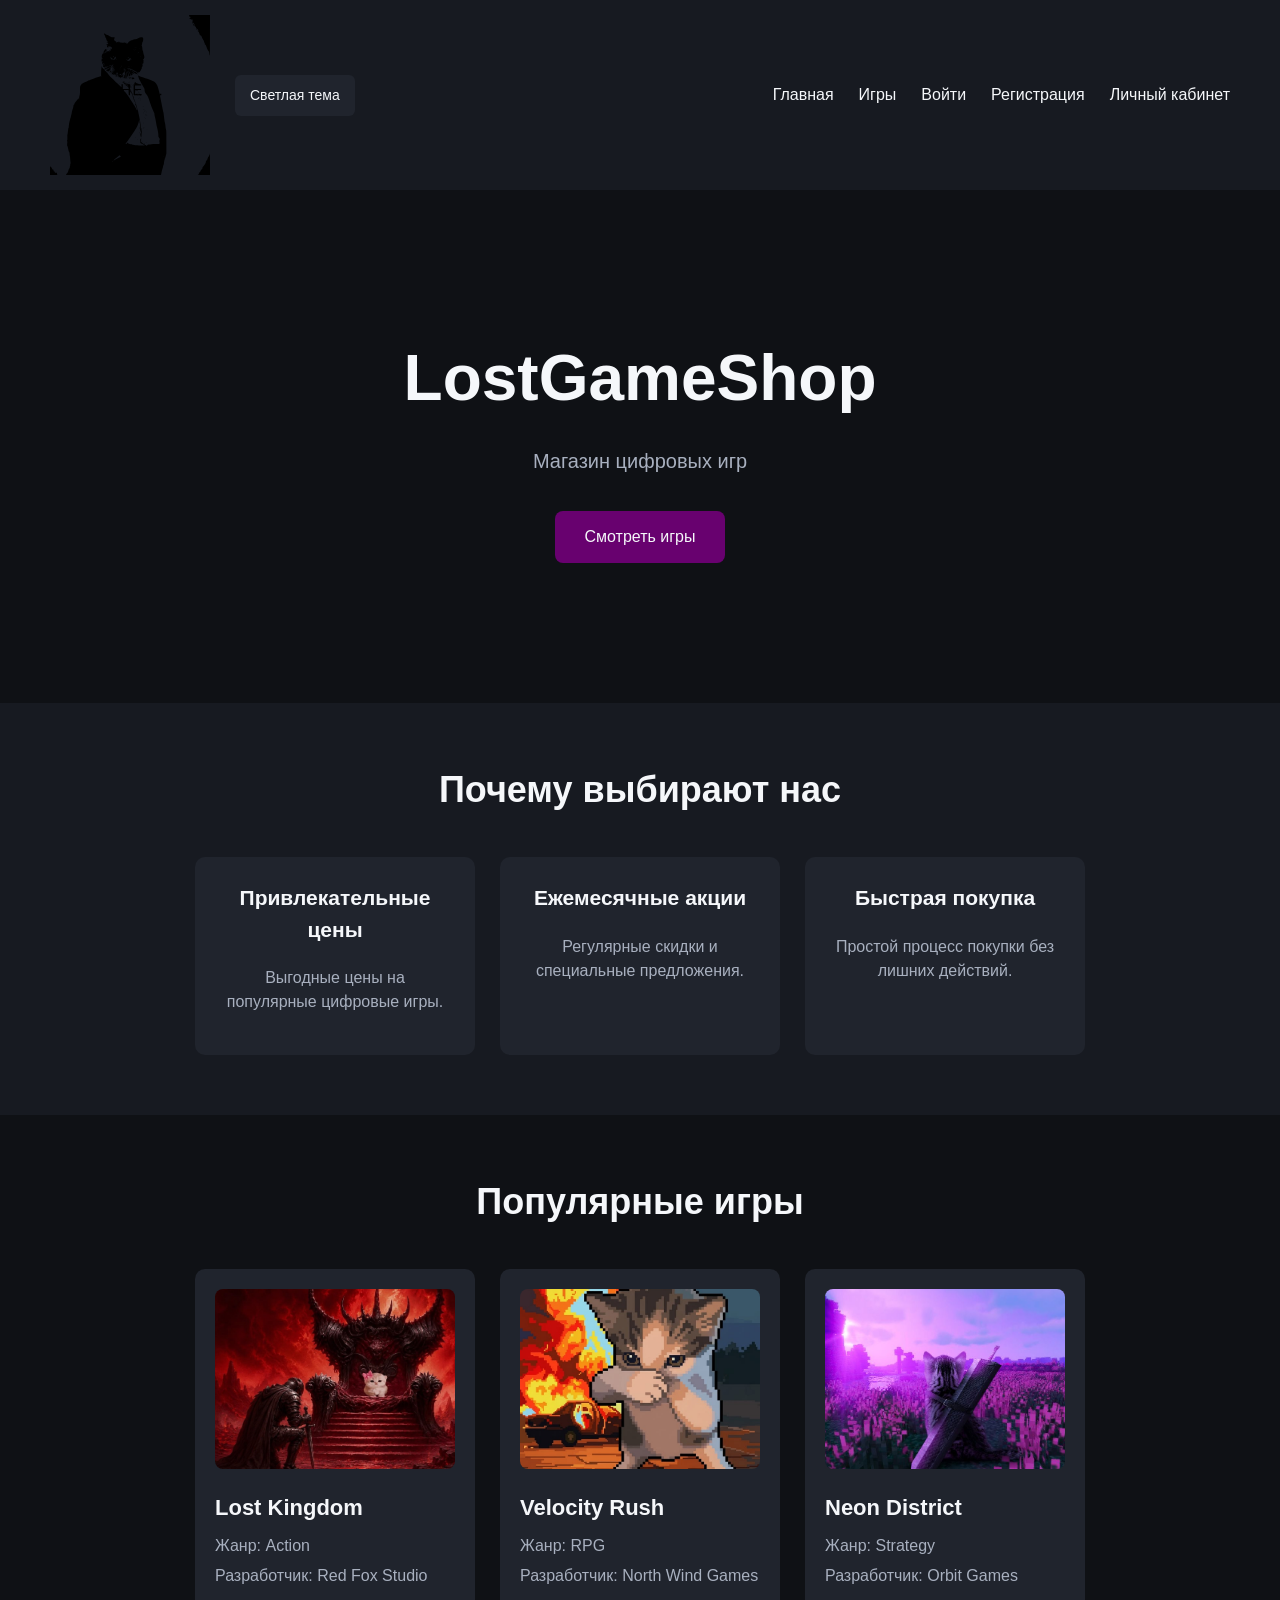
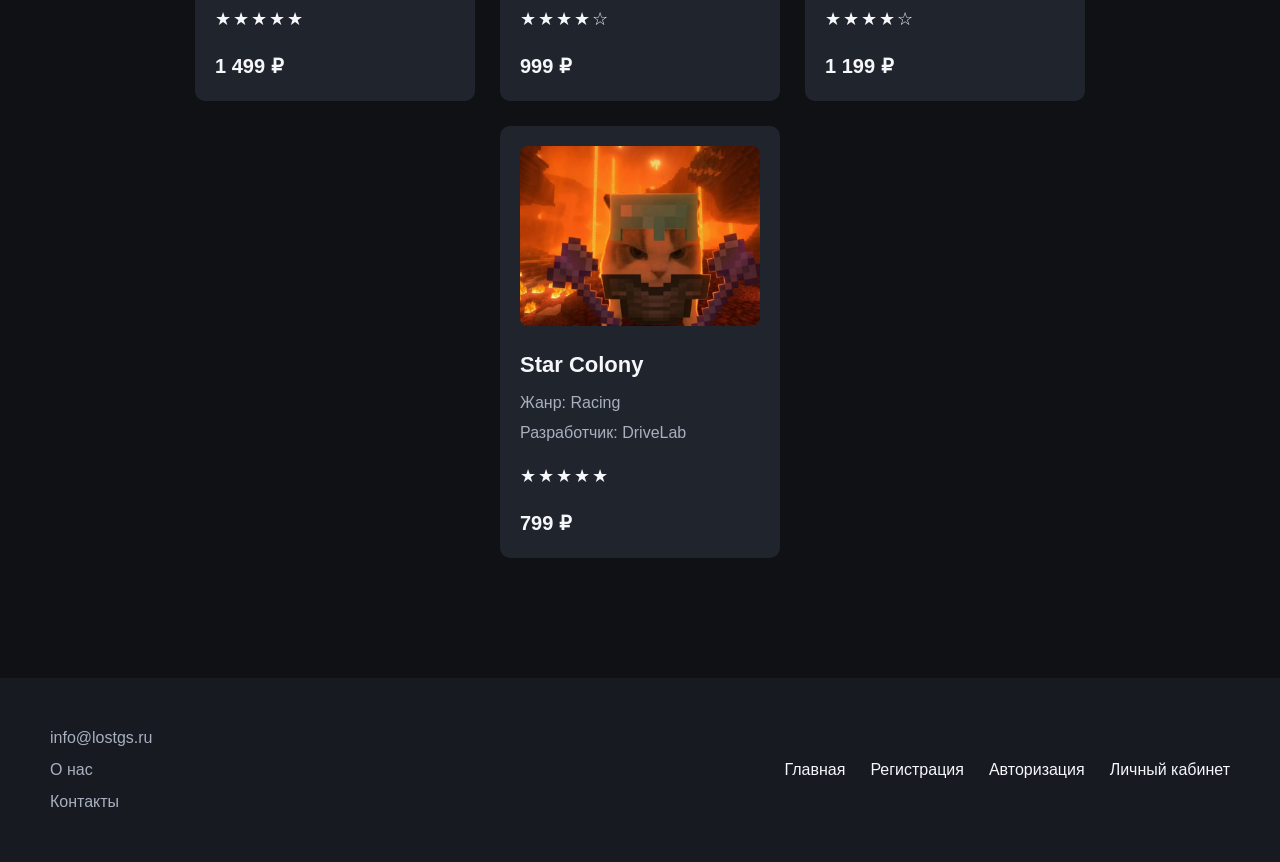
<file: index.html>
<!DOCTYPE html>
<html lang="ru">

<head>
    <meta charset="UTF-8">
    <meta name="viewport" content="width=device-width, initial-scale=1.0">
    <title>LostGameShop</title>
    <link rel="stylesheet" href="style.css">
</head>

<body>

    <!-- Шапка сайта -->
    <header class="header">

        <img class="header__logo" src="img/logo.svg" alt="LostGameShop">

        <a class="header__theme-link" href="index_light.html">
            Светлая тема
        </a>

        <nav class="header__nav">
            <a class="header__link" href="index.html">Главная</a>
            <a class="header__link" href="#games">Игры</a>
            <a class="header__link" href="login.html">Войти</a>
            <a class="header__link" href="register.html">Регистрация</a>
            <a class="header__link" href="profile.html">Личный кабинет</a>
        </nav>

    </header>

    <main>

        <!-- Главный блок -->
        <section class="hero">

            <h1 class="hero__title">LostGameShop</h1>

            <p class="hero__text">
                Магазин цифровых игр
            </p>

            <a class="hero__button" href="#games">
                Смотреть игры
            </a>

        </section>

        <!-- Преимущества магазина -->
        <section class="advantages">

            <h2 class="advantages__title">
                Почему выбирают нас
            </h2>

            <div class="advantages__list">

                <div class="advantages__item">
                    <h3 class="advantages__item-title">
                        Привлекательные цены
                    </h3>

                    <p class="advantages__item-text">
                        Выгодные цены на популярные цифровые игры.
                    </p>
                </div>

                <div class="advantages__item">
                    <h3 class="advantages__item-title">
                        Ежемесячные акции
                    </h3>

                    <p class="advantages__item-text">
                        Регулярные скидки и специальные предложения.
                    </p>
                </div>

                <div class="advantages__item">
                    <h3 class="advantages__item-title">
                        Быстрая покупка
                    </h3>

                    <p class="advantages__item-text">
                        Простой процесс покупки без лишних действий.
                    </p>
                </div>

            </div>

        </section>

        <!-- Популярные игры -->
        <section class="games" id="games">

            <h2 class="games__title">
                Популярные игры
            </h2>

            <div class="games__list">

                <!-- Карточка игры -->
                <article class="game-card">

                    <img
                        class="game-card__image"
                        src="img/game_01.jpg"
                        alt="Lost Kingdom"
                    >

                    <h3 class="game-card__title">
                        Lost Kingdom
                    </h3>

                    <p class="game-card__info">
                        Жанр: Action
                    </p>

                    <p class="game-card__info">
                        Разработчик: Red Fox Studio
                    </p>

                    <p class="game-card__rating" aria-label="Рейтинг 5 из 5">
                        ★★★★★
                    </p>

                    <span class="game-card__price">
                        1 499 ₽
                    </span>

                </article>

                <!-- Карточка игры -->
                <article class="game-card">

                    <img
                        class="game-card__image"
                        src="img/game_02.jpg"
                        alt="Velocity Rush"
                    >

                    <h3 class="game-card__title">
                        Velocity Rush
                    </h3>

                    <p class="game-card__info">
                        Жанр: RPG
                    </p>

                    <p class="game-card__info">
                        Разработчик: North Wind Games
                    </p>

                    <p class="game-card__rating" aria-label="Рейтинг 4 из 5">
                        ★★★★☆
                    </p>

                    <span class="game-card__price">
                        999 ₽
                    </span>

                </article>

                <!-- Карточка игры -->
                <article class="game-card">

                    <img
                        class="game-card__image"
                        src="img/game_03.jpg"
                        alt="Neon District"
                    >

                    <h3 class="game-card__title">
                        Neon District
                    </h3>

                    <p class="game-card__info">
                        Жанр: Strategy
                    </p>

                    <p class="game-card__info">
                        Разработчик: Orbit Games
                    </p>

                    <p class="game-card__rating" aria-label="Рейтинг 4 из 5">
                        ★★★★☆
                    </p>

                    <span class="game-card__price">
                        1 199 ₽
                    </span>

                </article>

                <!-- Карточка игры -->
                <article class="game-card">

                    <img
                        class="game-card__image"
                        src="img/game_04.jpg"
                        alt="Star Colony"
                    >

                    <h3 class="game-card__title">
                        Star Colony
                    </h3>

                    <p class="game-card__info">
                        Жанр: Racing
                    </p>

                    <p class="game-card__info">
                        Разработчик: DriveLab
                    </p>

                    <p class="game-card__rating" aria-label="Рейтинг 5 из 5">
                        ★★★★★
                    </p>

                    <span class="game-card__price">
                        799 ₽
                    </span>

                </article>

            </div>

        </section>

    </main>

    <!-- Подвал сайта -->
    <footer class="footer">

        <div class="footer__info">
            <p>info@lostgs.ru</p>
            <p>О нас</p>
            <p>Контакты</p>
        </div>

        <nav class="footer__nav">
            <a class="footer__link" href="index.html">
                Главная
            </a>

            <a class="footer__link" href="register.html">
                Регистрация
            </a>

            <a class="footer__link" href="login.html">
                Авторизация
            </a>

            <a class="footer__link" href="profile.html">
                Личный кабинет
            </a>
        </nav>

    </footer>

</body>
</html>
</file>
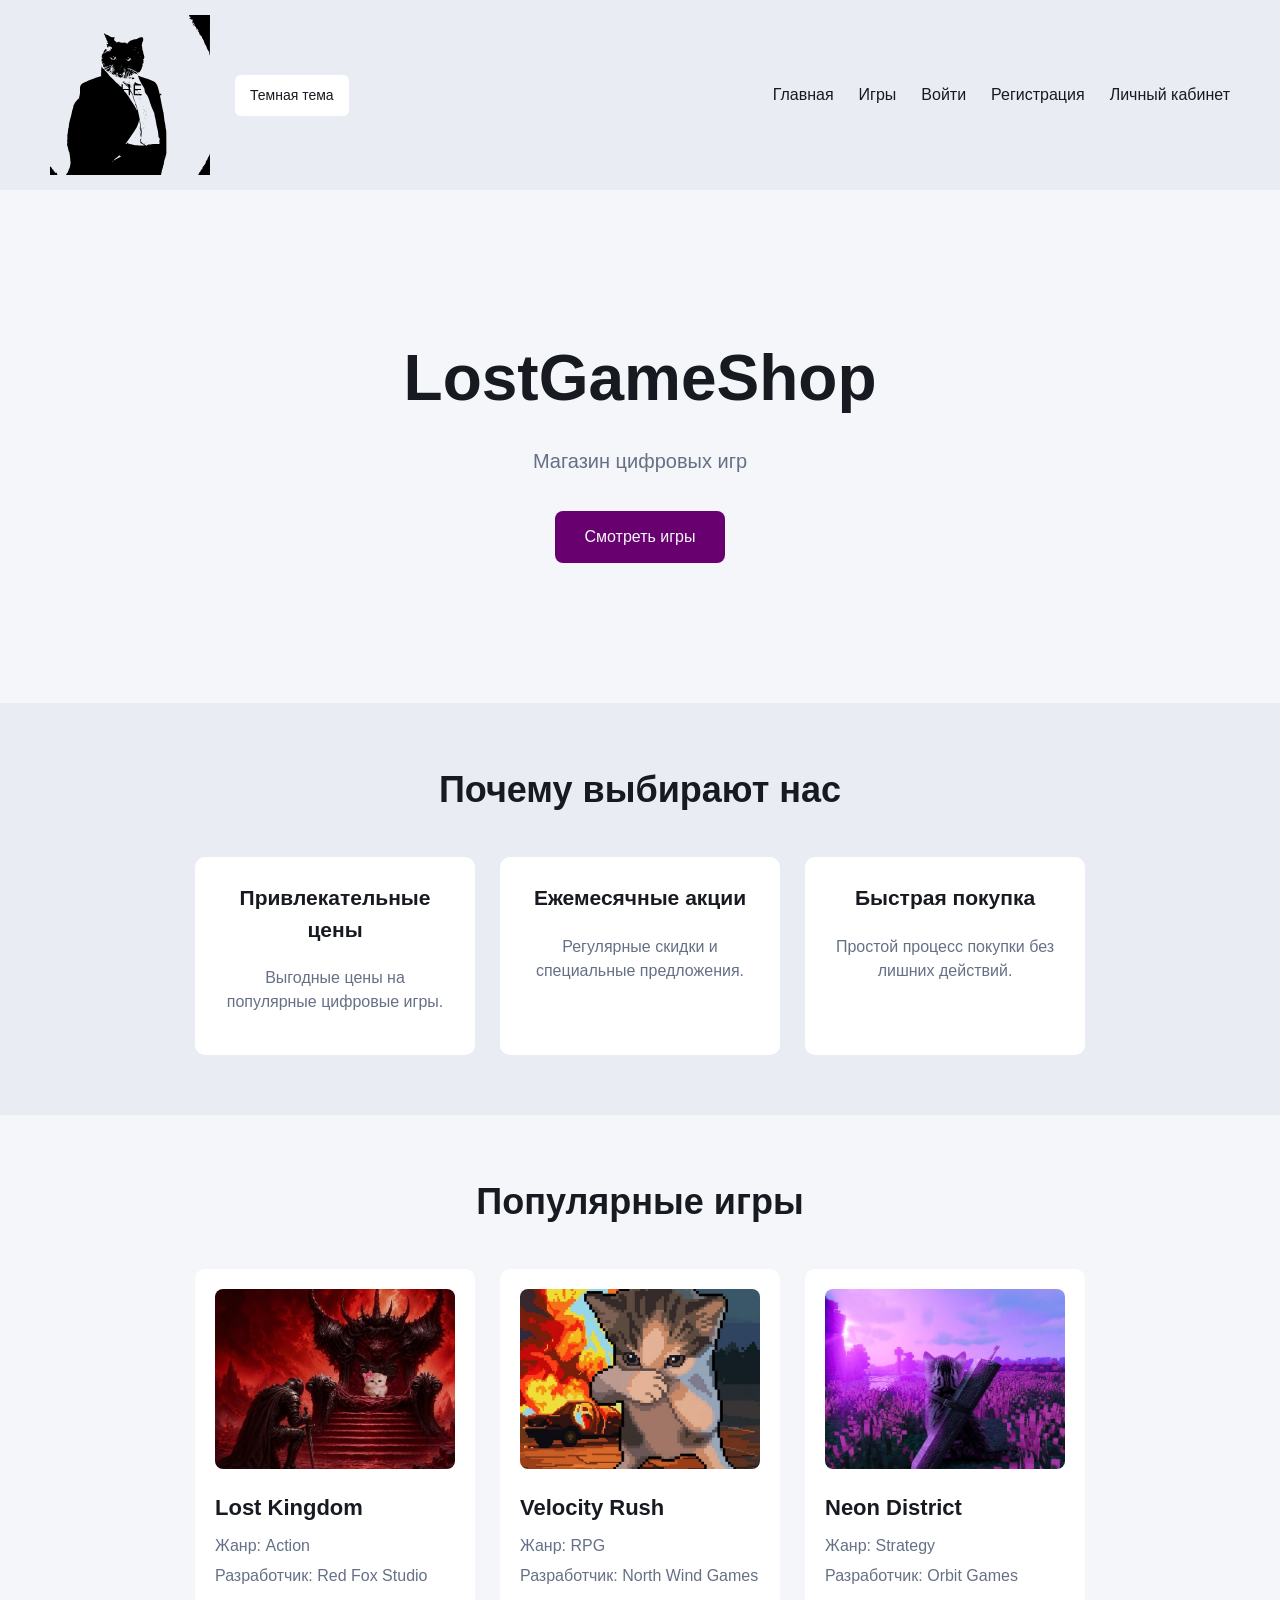
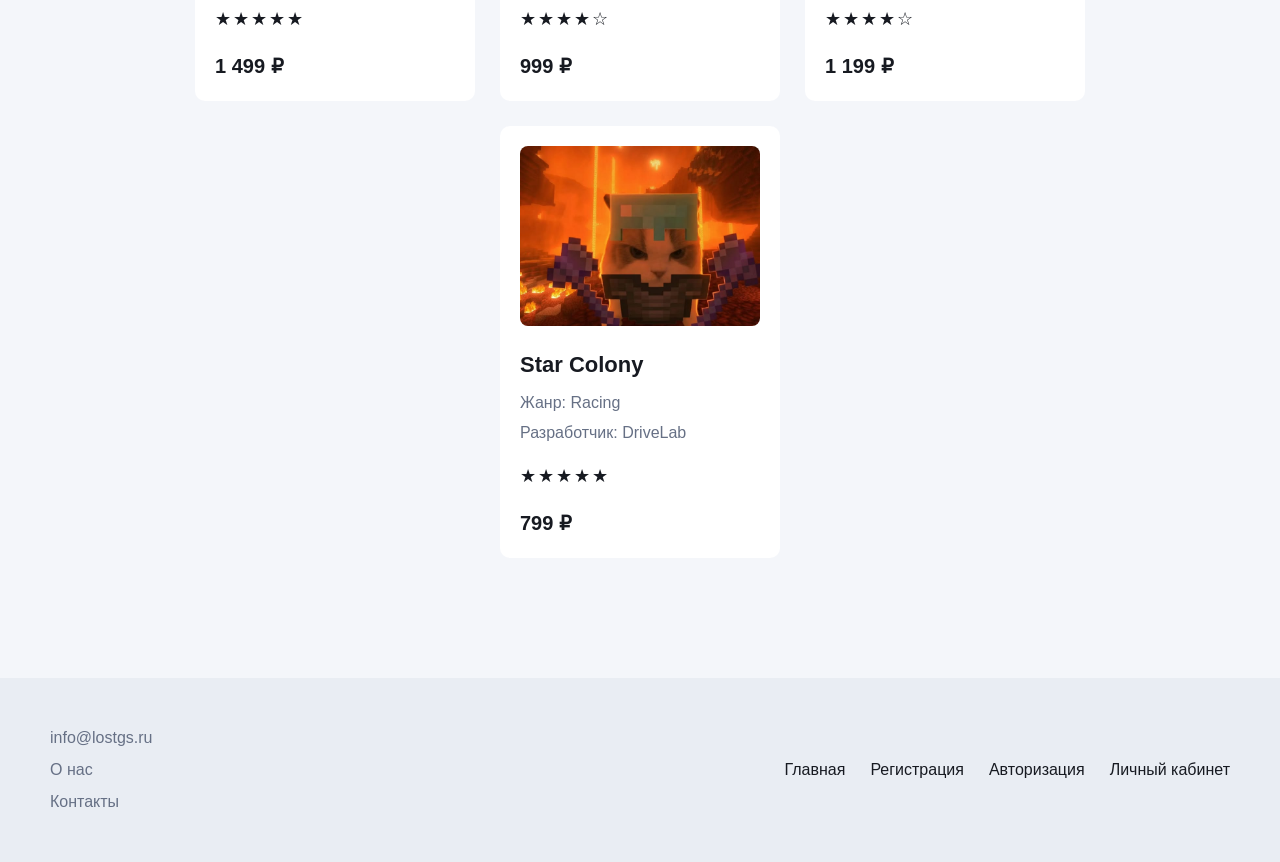
<file: index_light.html>
<!DOCTYPE html>
<html lang="ru">

<head>
    <meta charset="UTF-8">
    <meta name="viewport" content="width=device-width, initial-scale=1.0">
    <title>LostGameShop</title>
    <link rel="stylesheet" href="style.css">
</head>

<body class="light-theme">

    <!-- Шапка сайта -->
    <header class="header">

        <img class="header__logo" src="img/logo.svg" alt="LostGameShop">

        <a class="header__theme-link" href="index.html">
            Темная тема
        </a>

        <nav class="header__nav">
            <a class="header__link" href="index.html">Главная</a>
            <a class="header__link" href="#games">Игры</a>
            <a class="header__link" href="login.html">Войти</a>
            <a class="header__link" href="register.html">Регистрация</a>
            <a class="header__link" href="profile.html">Личный кабинет</a>
        </nav>

    </header>

    <main>

        <!-- Главный блок -->
        <section class="hero">

            <h1 class="hero__title">LostGameShop</h1>

            <p class="hero__text">
                Магазин цифровых игр
            </p>

            <a class="hero__button" href="#games">
                Смотреть игры
            </a>

        </section>

        <!-- Преимущества магазина -->
        <section class="advantages">

            <h2 class="advantages__title">
                Почему выбирают нас
            </h2>

            <div class="advantages__list">

                <div class="advantages__item">
                    <h3 class="advantages__item-title">
                        Привлекательные цены
                    </h3>

                    <p class="advantages__item-text">
                        Выгодные цены на популярные цифровые игры.
                    </p>
                </div>

                <div class="advantages__item">
                    <h3 class="advantages__item-title">
                        Ежемесячные акции
                    </h3>

                    <p class="advantages__item-text">
                        Регулярные скидки и специальные предложения.
                    </p>
                </div>

                <div class="advantages__item">
                    <h3 class="advantages__item-title">
                        Быстрая покупка
                    </h3>

                    <p class="advantages__item-text">
                        Простой процесс покупки без лишних действий.
                    </p>
                </div>

            </div>

        </section>

        <!-- Популярные игры -->
        <section class="games" id="games">

            <h2 class="games__title">
                Популярные игры
            </h2>

            <div class="games__list">

                <!-- Карточка игры -->
                <article class="game-card">

                    <img
                        class="game-card__image"
                        src="img/game_01.jpg"
                        alt="Lost Kingdom"
                    >

                    <h3 class="game-card__title">
                        Lost Kingdom
                    </h3>

                    <p class="game-card__info">
                        Жанр: Action
                    </p>

                    <p class="game-card__info">
                        Разработчик: Red Fox Studio
                    </p>

                    <p class="game-card__rating" aria-label="Рейтинг 5 из 5">
                        ★★★★★
                    </p>

                    <span class="game-card__price">
                        1 499 ₽
                    </span>

                </article>

                <!-- Карточка игры -->
                <article class="game-card">

                    <img
                        class="game-card__image"
                        src="img/game_02.jpg"
                        alt="Velocity Rush"
                    >

                    <h3 class="game-card__title">
                        Velocity Rush
                    </h3>

                    <p class="game-card__info">
                        Жанр: RPG
                    </p>

                    <p class="game-card__info">
                        Разработчик: North Wind Games
                    </p>

                    <p class="game-card__rating" aria-label="Рейтинг 4 из 5">
                        ★★★★☆
                    </p>

                    <span class="game-card__price">
                        999 ₽
                    </span>

                </article>

                <!-- Карточка игры -->
                <article class="game-card">

                    <img
                        class="game-card__image"
                        src="img/game_03.jpg"
                        alt="Neon District"
                    >

                    <h3 class="game-card__title">
                        Neon District
                    </h3>

                    <p class="game-card__info">
                        Жанр: Strategy
                    </p>

                    <p class="game-card__info">
                        Разработчик: Orbit Games
                    </p>

                    <p class="game-card__rating" aria-label="Рейтинг 4 из 5">
                        ★★★★☆
                    </p>

                    <span class="game-card__price">
                        1 199 ₽
                    </span>

                </article>

                <!-- Карточка игры -->
                <article class="game-card">

                    <img
                        class="game-card__image"
                        src="img/game_04.jpg"
                        alt="Star Colony"
                    >

                    <h3 class="game-card__title">
                        Star Colony
                    </h3>

                    <p class="game-card__info">
                        Жанр: Racing
                    </p>

                    <p class="game-card__info">
                        Разработчик: DriveLab
                    </p>

                    <p class="game-card__rating" aria-label="Рейтинг 5 из 5">
                        ★★★★★
                    </p>

                    <span class="game-card__price">
                        799 ₽
                    </span>

                </article>

            </div>

        </section>

    </main>

    <!-- Подвал сайта -->
    <footer class="footer">

        <div class="footer__info">
            <p>info@lostgs.ru</p>
            <p>О нас</p>
            <p>Контакты</p>
        </div>

        <nav class="footer__nav">
            <a class="footer__link" href="index.html">
                Главная
            </a>

            <a class="footer__link" href="register.html">
                Регистрация
            </a>

            <a class="footer__link" href="login.html">
                Авторизация
            </a>

            <a class="footer__link" href="profile.html">
                Личный кабинет
            </a>
        </nav>

    </footer>

</body>
</html>
</file>
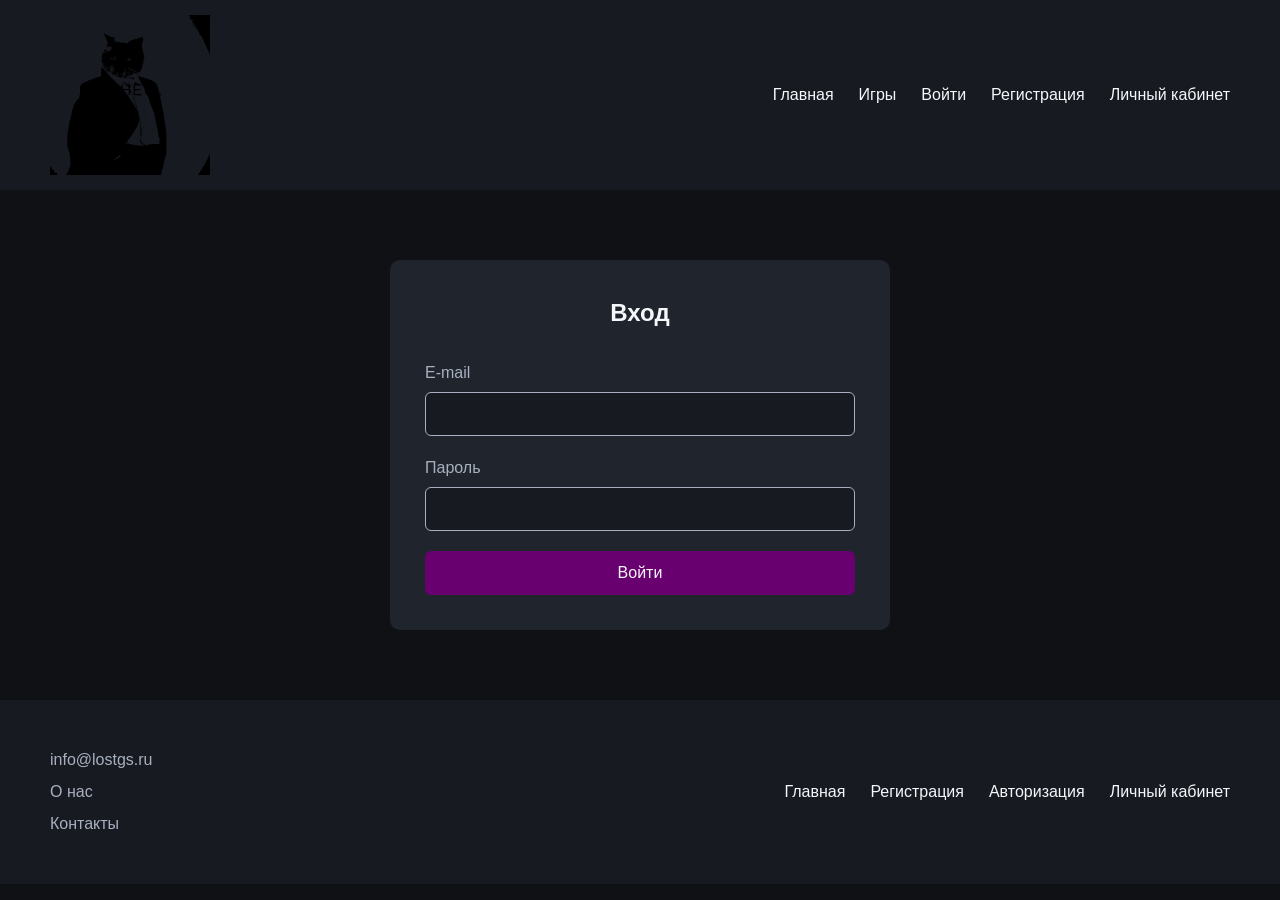
<file: login.html>
<!DOCTYPE html>
<html lang="ru">

<head>
    <meta charset="UTF-8">
    <meta name="viewport" content="width=device-width, initial-scale=1.0">
    <title>Вход — LostGameShop</title>
    <link rel="stylesheet" href="style.css">
</head>

<body>

    <!-- Шапка сайта -->
    <header class="header">

        <img class="header__logo" src="img/logo.svg" alt="LostGameShop">

        <nav class="header__nav">
            <a class="header__link" href="index.html">Главная</a>
            <a class="header__link" href="index.html#games">Игры</a>
            <a class="header__link" href="login.html">Войти</a>
            <a class="header__link" href="register.html">Регистрация</a>
            <a class="header__link" href="profile.html">Личный кабинет</a>
        </nav>

    </header>

    <main>

        <!-- Форма входа -->
        <section class="form-section">

            <h1 class="form-section__title">
                Вход
            </h1>

            <form class="form">

                <label class="form__label" for="email">
                    E-mail
                </label>

                <input
                    class="form__input"
                    type="email"
                    id="email"
                    name="email"
                    required
                >

                <label class="form__label" for="password">
                    Пароль
                </label>

                <input
                    class="form__input"
                    type="password"
                    id="password"
                    name="password"
                    required
                >

                <button class="form__button" type="submit">
                    Войти
                </button>

            </form>

        </section>

    </main>

    <!-- Подвал сайта -->
    <footer class="footer">

        <div class="footer__info">
            <p>info@lostgs.ru</p>
            <p>О нас</p>
            <p>Контакты</p>
        </div>

        <nav class="footer__nav">
            <a class="footer__link" href="index.html">
                Главная
            </a>

            <a class="footer__link" href="register.html">
                Регистрация
            </a>

            <a class="footer__link" href="login.html">
                Авторизация
            </a>

            <a class="footer__link" href="profile.html">
                Личный кабинет
            </a>
        </nav>

    </footer>

</body>
</html>
</file>
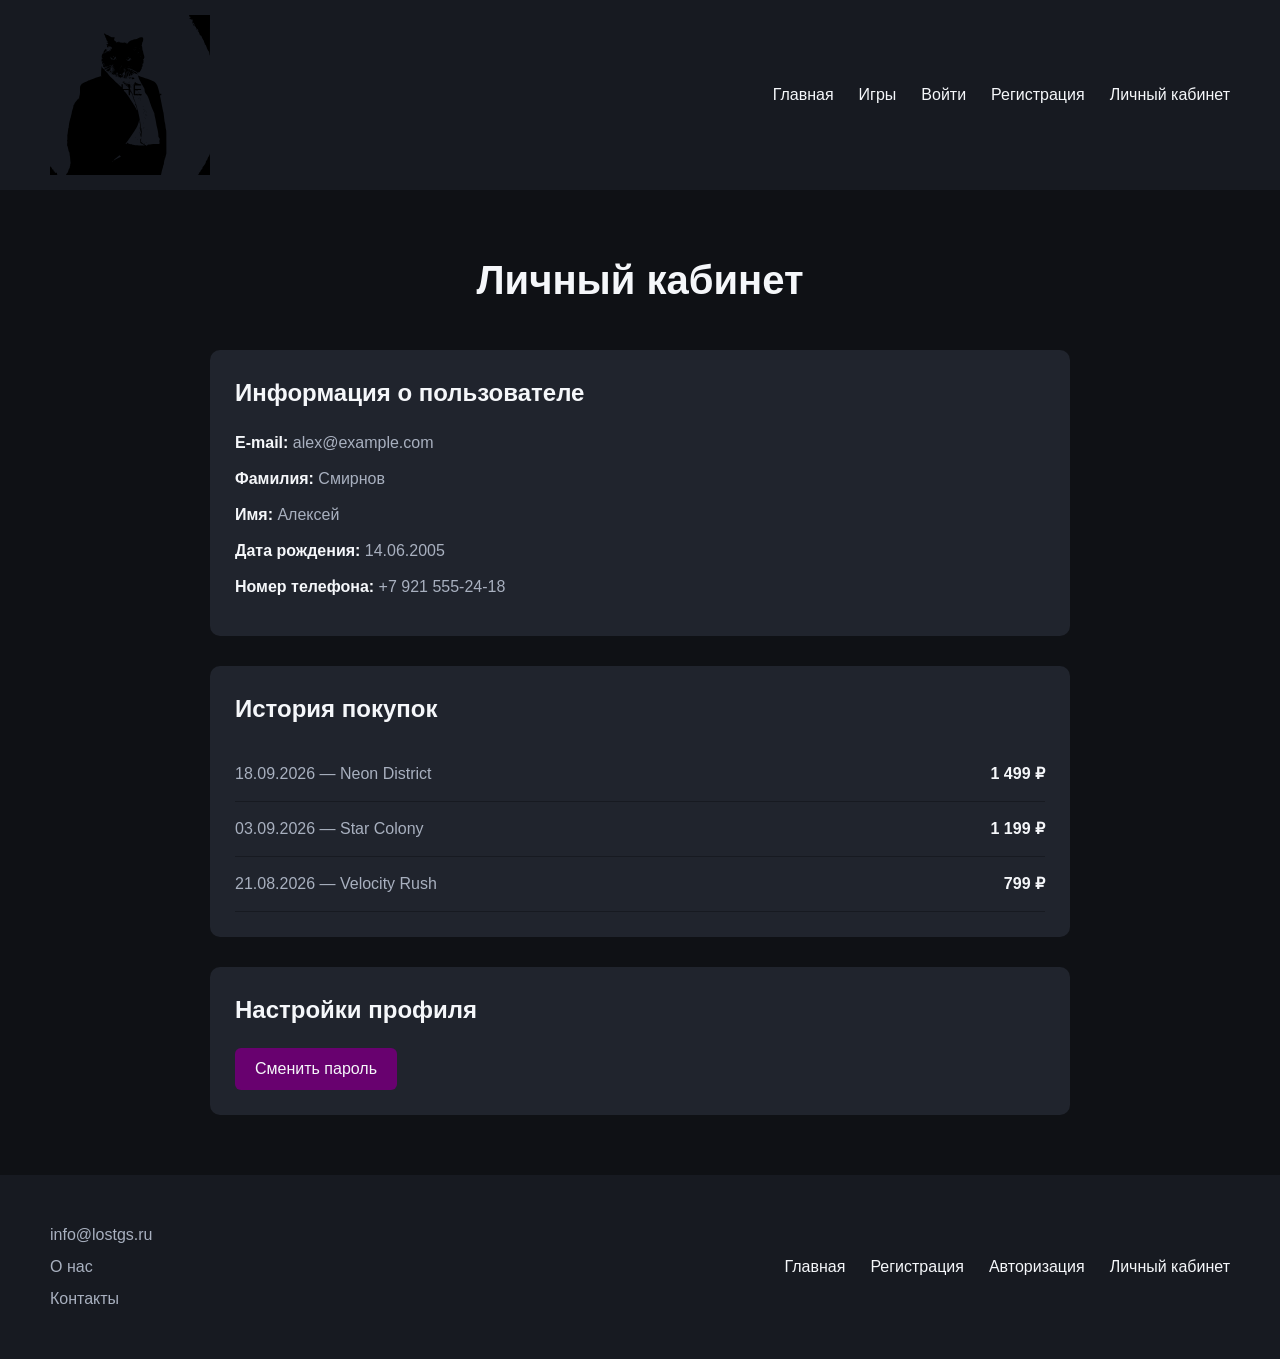
<file: profile.html>
<!DOCTYPE html>
<html lang="ru">

<head>
    <meta charset="UTF-8">
    <meta name="viewport" content="width=device-width, initial-scale=1.0">
    <title>Личный кабинет — LostGameShop</title>
    <link rel="stylesheet" href="style.css">
</head>

<body>

    <!-- Шапка сайта -->
    <header class="header">

        <img class="header__logo" src="img/logo.svg" alt="LostGameShop">

        <nav class="header__nav">
            <a class="header__link" href="index.html">Главная</a>
            <a class="header__link" href="index.html#games">Игры</a>
            <a class="header__link" href="login.html">Войти</a>
            <a class="header__link" href="register.html">Регистрация</a>
            <a class="header__link" href="profile.html">Личный кабинет</a>
        </nav>

    </header>

    <main>

        <!-- Личный кабинет -->
        <section class="account">

            <h1 class="account__title">
                Личный кабинет
            </h1>

            <!-- Информация о пользователе -->
            <div class="account__info">

                <h2 class="account__subtitle">
                    Информация о пользователе
                </h2>

                <p class="account__text">
                    <strong>E-mail:</strong> alex@example.com
                </p>

                <p class="account__text">
                    <strong>Фамилия:</strong> Смирнов
                </p>

                <p class="account__text">
                    <strong>Имя:</strong> Алексей
                </p>

                <p class="account__text">
                    <strong>Дата рождения:</strong> 14.06.2005
                </p>

                <p class="account__text">
                    <strong>Номер телефона:</strong> +7 921 555-24-18
                </p>

            </div>

            <!-- История покупок -->
            <div class="account__history">

                <h2 class="account__subtitle">
                    История покупок
                </h2>

                <div class="purchase">

                    <p class="purchase__name">
                        18.09.2026 — Neon District
                    </p>

                    <span class="purchase__price">
                        1 499 ₽
                    </span>

                </div>

                <div class="purchase">

                    <p class="purchase__name">
                        03.09.2026 — Star Colony
                    </p>

                    <span class="purchase__price">
                        1 199 ₽
                    </span>

                </div>

                <div class="purchase">

                    <p class="purchase__name">
                        21.08.2026 — Velocity Rush
                    </p>

                    <span class="purchase__price">
                        799 ₽
                    </span>

                </div>

            </div>

            <!-- Настройки профиля -->
            <div class="account__settings">

                <h2 class="account__subtitle">
                    Настройки профиля
                </h2>

                <button class="account__button" type="button">
                    Сменить пароль
                </button>

            </div>

        </section>

    </main>

    <!-- Подвал сайта -->
    <footer class="footer">

        <div class="footer__info">
            <p>info@lostgs.ru</p>
            <p>О нас</p>
            <p>Контакты</p>
        </div>

        <nav class="footer__nav">
            <a class="footer__link" href="index.html">
                Главная
            </a>

            <a class="footer__link" href="register.html">
                Регистрация
            </a>

            <a class="footer__link" href="login.html">
                Авторизация
            </a>

            <a class="footer__link" href="profile.html">
                Личный кабинет
            </a>
        </nav>

    </footer>

</body>
</html>
</file>
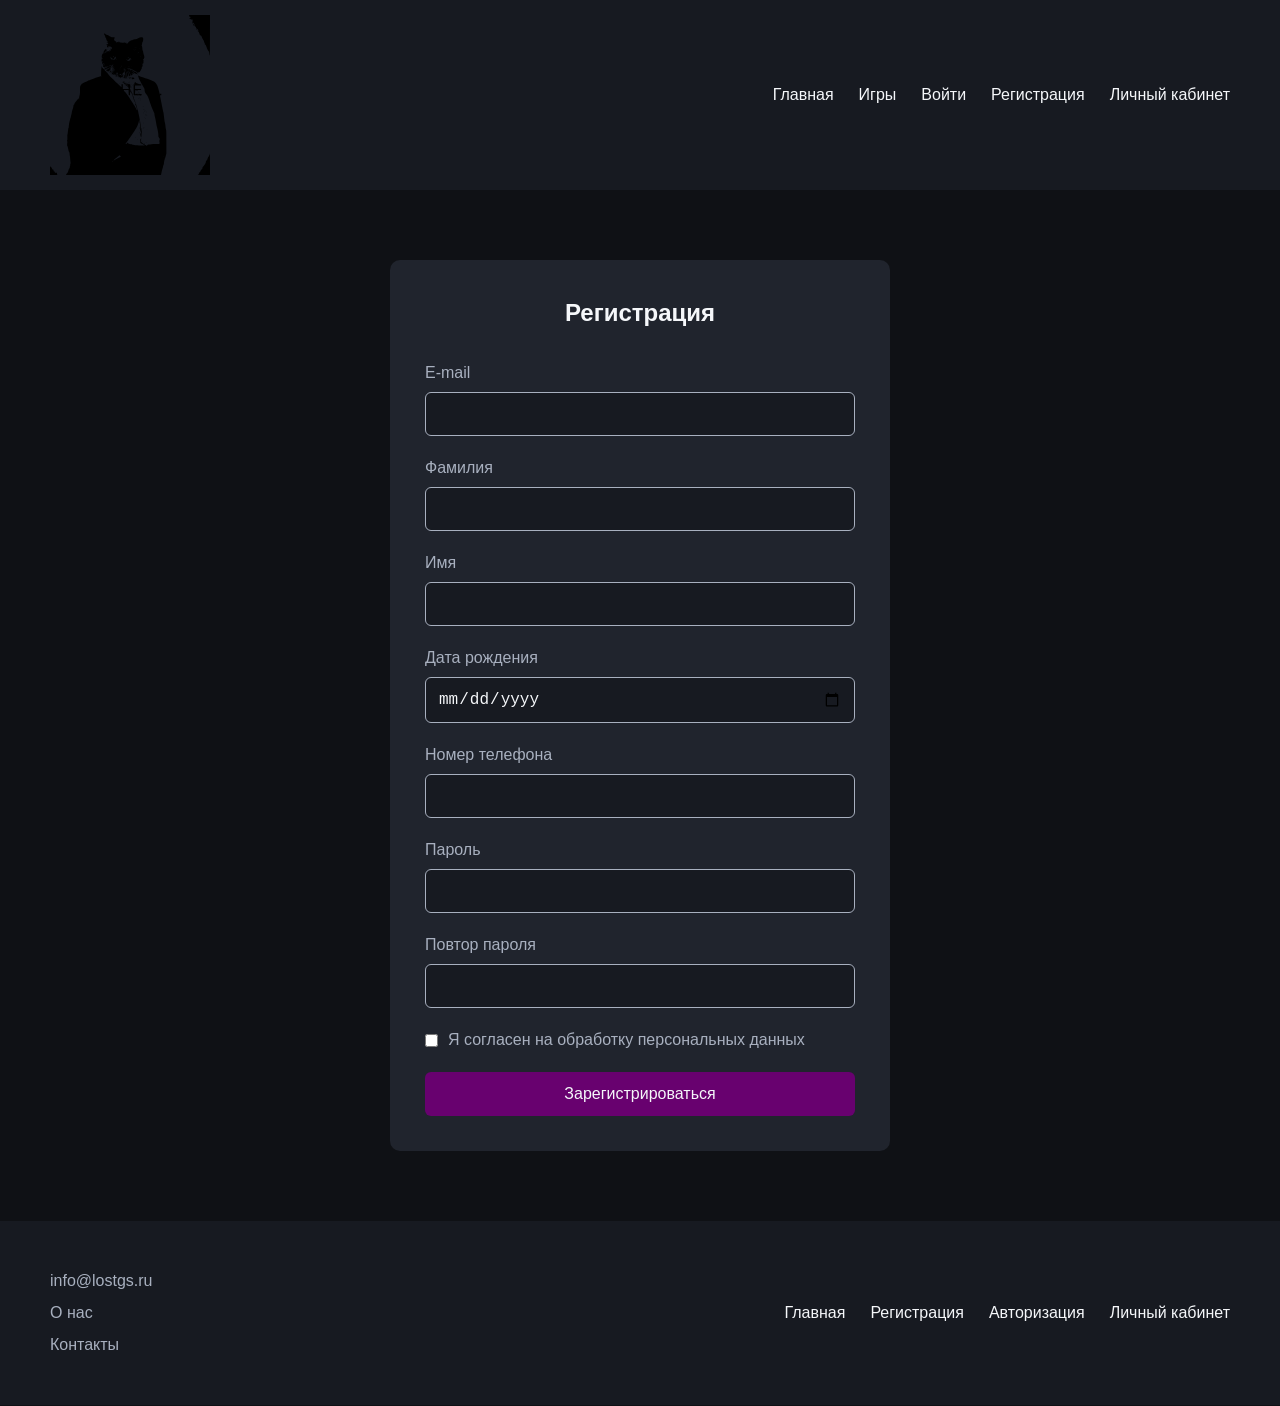
<file: register.html>
<!DOCTYPE html>
<html lang="ru">

<head>
    <meta charset="UTF-8">
    <meta name="viewport" content="width=device-width, initial-scale=1.0">
    <title>Регистрация — LostGameShop</title>
    <link rel="stylesheet" href="style.css">
</head>

<body>

    <!-- Шапка сайта -->
    <header class="header">

        <img class="header__logo" src="img/logo.svg" alt="LostGameShop">

        <nav class="header__nav">
            <a class="header__link" href="index.html">Главная</a>
            <a class="header__link" href="index.html#games">Игры</a>
            <a class="header__link" href="login.html">Войти</a>
            <a class="header__link" href="register.html">Регистрация</a>
            <a class="header__link" href="profile.html">Личный кабинет</a>
        </nav>

    </header>

    <main>

        <!-- Форма регистрации -->
        <section class="form-section">

            <h1 class="form-section__title">
                Регистрация
            </h1>

            <form class="form">

                <label class="form__label" for="email">
                    E-mail
                </label>

                <input
                    class="form__input"
                    type="email"
                    id="email"
                    name="email"
                    required
                >

                <label class="form__label" for="surname">
                    Фамилия
                </label>

                <input
                    class="form__input"
                    type="text"
                    id="surname"
                    name="surname"
                    required
                >

                <label class="form__label" for="name">
                    Имя
                </label>

                <input
                    class="form__input"
                    type="text"
                    id="name"
                    name="name"
                    required
                >

                <label class="form__label" for="birthdate">
                    Дата рождения
                </label>

                <input
                    class="form__input"
                    type="date"
                    id="birthdate"
                    name="birthdate"
                    required
                >

                <label class="form__label" for="phone">
                    Номер телефона
                </label>

                <input
                    class="form__input"
                    type="tel"
                    id="phone"
                    name="phone"
                    required
                >

                <label class="form__label" for="password">
                    Пароль
                </label>

                <input
                    class="form__input"
                    type="password"
                    id="password"
                    name="password"
                    required
                >

                <label class="form__label" for="password-repeat">
                    Повтор пароля
                </label>

                <input
                    class="form__input"
                    type="password"
                    id="password-repeat"
                    name="password-repeat"
                    required
                >

                <label class="form__checkbox">
                    <input
                        type="checkbox"
                        name="agreement"
                        required
                    >
                    <span>Я согласен на обработку персональных данных</span>
                </label>

                <button class="form__button" type="submit">
                    Зарегистрироваться
                </button>

            </form>

        </section>

    </main>

    <!-- Подвал сайта -->
    <footer class="footer">

        <div class="footer__info">
            <p>info@lostgs.ru</p>
            <p>О нас</p>
            <p>Контакты</p>
        </div>

        <nav class="footer__nav">
            <a class="footer__link" href="index.html">
                Главная
            </a>

            <a class="footer__link" href="register.html">
                Регистрация
            </a>

            <a class="footer__link" href="login.html">
                Авторизация
            </a>

            <a class="footer__link" href="profile.html">
                Личный кабинет
            </a>
        </nav>

    </footer>

</body>
</html>
</file>
<file: style.css>
/* Основные настройки */

* {
    box-sizing: border-box;
}

html {
    scroll-behavior: smooth;
}

body {
    margin: 0;
    background-color: #0F1115;
    color: #F5F7FA;
    font-family: Arial, sans-serif;
    line-height: 1.5;
}

a {
    color: #F5F7FA;
    text-decoration: none;
}

a:hover {
    color: #A8B0BF;
}


/* Шапка */

.header {
    min-height: 80px;
    display: flex;
    align-items: center;
    padding: 15px 50px;
    background-color: #171A21;
    gap: 25px;
}

.header__logo {
    width: 160px;
    height: auto;
    display: block;
}

.header__theme-link {
    display: inline-flex;
    align-items: center;
    justify-content: center;
    padding: 10px 15px;
    background-color: #20242D;
    color: #F5F7FA;
    text-decoration: none;
    border-radius: 6px;
    font-size: 14px;
}

.header__theme-link:hover {
    opacity: 0.8;
}

.header__nav {
    display: flex;
    flex-wrap: wrap;
    gap: 25px;
    margin-left: auto;
}

.header__link {
    color: #F5F7FA;
    font-size: 16px;
}


/* Главный блок */

.hero {
    text-align: center;
    padding: 120px 20px;
    background-color: #0F1115;
}

.hero__title {
    font-size: 64px;
    margin: 0 0 20px;
}

.hero__text {
    font-size: 20px;
    color: #A8B0BF;
    margin: 0 0 35px;
}

.hero__button {
    display: inline-block;
    padding: 14px 30px;
    background-color: #68016f;
    color: #F5F7FA;
    text-decoration: none;
    border-radius: 8px;
}

.hero__button:hover {
    opacity: 0.85;
}


/* Преимущества */

.advantages {
    padding: 60px 50px;
    background-color: #171A21;
}

.advantages__title {
    text-align: center;
    font-size: 36px;
    margin: 0 0 40px;
}

.advantages__list {
    display: flex;
    justify-content: center;
    gap: 25px;
    flex-wrap: wrap;
}

.advantages__item {
    width: 280px;
    padding: 25px;
    background-color: #20242D;
    border-radius: 10px;
    text-align: center;
}

.advantages__item-title {
    font-size: 21px;
    margin-top: 0;
}

.advantages__item-text {
    color: #A8B0BF;
    line-height: 1.5;
}


/* Игры */

.games {
    padding: 60px 50px;
    background-color: #0F1115;
}

.games__title {
    text-align: center;
    font-size: 36px;
    margin: 0 0 40px;
}

.games__list {
    display: flex;
    gap: 25px;
    justify-content: center;
    flex-wrap: wrap;
}


/* Карточка игры */

.game-card {
    width: 280px;
    padding: 20px;
    background-color: #20242D;
    border-radius: 10px;
}

.game-card__image {
    width: 100%;
    height: 180px;
    object-fit: cover;
    border-radius: 8px;
}

.game-card__title {
    font-size: 22px;
    margin: 15px 0 10px;
}

.game-card__info {
    color: #A8B0BF;
    margin: 6px 0;
}

.game-card__rating {
    color: #F5F7FA;
    font-size: 18px;
    letter-spacing: 2px;
}

.game-card__price {
    display: block;
    margin-top: 15px;
    font-size: 20px;
    font-weight: bold;
    color: #F5F7FA;
}


/* Формы */

.form-section {
    max-width: 500px;
    margin: 70px auto;
    padding: 35px;
    background-color: #20242D;
    border-radius: 10px;
}

.form-section__title {
    text-align: center;
    margin: 0 0 30px;
}

.form {
    display: flex;
    flex-direction: column;
}

.form__label {
    margin-bottom: 7px;
    color: #A8B0BF;
}

.form__input {
    margin-bottom: 20px;
    padding: 12px;
    background-color: #171A21;
    color: #F5F7FA;
    border: 1px solid #A8B0BF;
    border-radius: 6px;
    font-size: 16px;
}

.form__input:focus {
    outline: none;
    border-color: #F5F7FA;
}

.form__button {
    padding: 13px;
    background-color: #68016f;
    color: #F5F7FA;
    border: none;
    border-radius: 6px;
    font-size: 16px;
    cursor: pointer;
}

.form__button:hover {
    opacity: 0.85;
}


/* Согласие на обработку данных */

.form__checkbox {
    display: flex;
    align-items: center;
    gap: 10px;
    margin-bottom: 20px;
    color: #A8B0BF;
}

.form__checkbox input {
    margin: 0;
}


/* Личный кабинет */

.account {
    max-width: 900px;
    margin: 60px auto;
    padding: 0 20px;
}

.account__title {
    text-align: center;
    font-size: 40px;
    margin: 0 0 40px;
}

.account__info {
    padding: 25px;
    background-color: #20242D;
    border-radius: 10px;
    margin-bottom: 30px;
}

.account__history {
    padding: 25px;
    background-color: #20242D;
    border-radius: 10px;
}

.account__settings {
    margin-top: 30px;
    padding: 25px;
    background-color: #20242D;
    border-radius: 10px;
}

.account__subtitle {
    margin-top: 0;
}

.account__text {
    color: #A8B0BF;
    margin: 12px 0;
}

.account__text strong {
    color: #F5F7FA;
}

.account__button {
    padding: 12px 20px;
    background-color: #68016f;
    color: #F5F7FA;
    border: none;
    border-radius: 6px;
    font-size: 16px;
    cursor: pointer;
}

.account__button:hover {
    opacity: 0.85;
}


/* История покупок */

.purchase {
    display: flex;
    align-items: center;
    justify-content: space-between;
    padding: 15px 0;
    border-bottom: 1px solid #171A21;
}

.purchase__name {
    margin: 0;
    color: #A8B0BF;
}

.purchase__price {
    color: #F5F7FA;
    font-weight: bold;
}


/* Подвал */

.footer {
    margin-top: 60px;
    padding: 40px 50px;
    background-color: #171A21;
    display: flex;
    justify-content: space-between;
    align-items: center;
    gap: 30px;
}

.footer__info p {
    margin: 8px 0;
    color: #A8B0BF;
}

.footer__nav {
    display: flex;
    flex-wrap: wrap;
    gap: 25px;
}

.footer__link {
    color: #F5F7FA;
}

.footer__link:hover {
    color: #A8B0BF;
}


/* Светлая тема */

body.light-theme {
    background-color: #F4F6FA;
    color: #171A21;
}

body.light-theme .header {
    background-color: #E9EDF3;
}

body.light-theme .header__link {
    color: #171A21;
}

body.light-theme .header__link:hover {
    color: #667085;
}

body.light-theme .header__theme-link {
    background-color: #FFFFFF;
    color: #171A21;
}

body.light-theme .hero {
    background-color: #F4F6FA;
}

body.light-theme .hero__text {
    color: #667085;
}

body.light-theme .advantages {
    background-color: #E9EDF3;
}

body.light-theme .advantages__item {
    background-color: #FFFFFF;
}

body.light-theme .advantages__item-text {
    color: #667085;
}

body.light-theme .games {
    background-color: #F4F6FA;
}

body.light-theme .game-card {
    background-color: #FFFFFF;
}

body.light-theme .game-card__info {
    color: #667085;
}

body.light-theme .game-card__rating {
    color: #171A21;
}

body.light-theme .game-card__price {
    color: #171A21;
}

body.light-theme .footer {
    background-color: #E9EDF3;
}

body.light-theme .footer__info p {
    color: #667085;
}

body.light-theme .footer__link {
    color: #171A21;
}

body.light-theme .footer__link:hover {
    color: #667085;
}


/* Мобильная версия */

@media (max-width: 767px) {

    .header {
        flex-direction: column;
        padding: 20px;
        gap: 20px;
    }

    .header__logo {
        width: 150px;
    }

    .header__theme-link {
        order: 2;
    }

    .header__nav {
        order: 3;
        justify-content: center;
        gap: 15px;
        margin-left: 0;
    }

    .hero {
        padding: 80px 20px;
    }

    .hero__title {
        font-size: 42px;
    }

    .advantages,
    .games {
        padding: 40px 20px;
    }

    .advantages__list {
        flex-direction: column;
        align-items: center;
    }

    .advantages__item {
        width: 100%;
        max-width: 350px;
    }

    .game-card {
        width: 100%;
        max-width: 350px;
    }

    .form-section {
        margin: 40px 20px;
        padding: 25px;
    }

    .account {
        margin: 40px auto;
    }

    .account__title {
        font-size: 32px;
    }

    .purchase {
        flex-direction: column;
        align-items: flex-start;
        gap: 8px;
    }

    .footer {
        flex-direction: column;
        gap: 25px;
        text-align: center;
        padding: 30px 20px;
    }

    .footer__nav {
        justify-content: center;
    }
}


/* Планшетная версия */

@media (min-width: 768px) and (max-width: 1199px) {

    .game-card {
        width: 45%;
    }

    .advantages__item {
        width: 45%;
    }

    .hero {
        padding: 100px 30px;
    }

    .hero__title {
        font-size: 50px;
    }

    .form-section {
        max-width: 550px;
    }
}


/* Десктопная версия */

@media (min-width: 1200px) {

    .games__list {
        max-width: 1250px;
        margin: 0 auto;
    }

    .advantages__list {
        max-width: 1000px;
        margin: 0 auto;
    }

    .hero {
        padding: 140px 20px;
    }

    .hero__title {
        font-size: 64px;
    }
}
</file>
